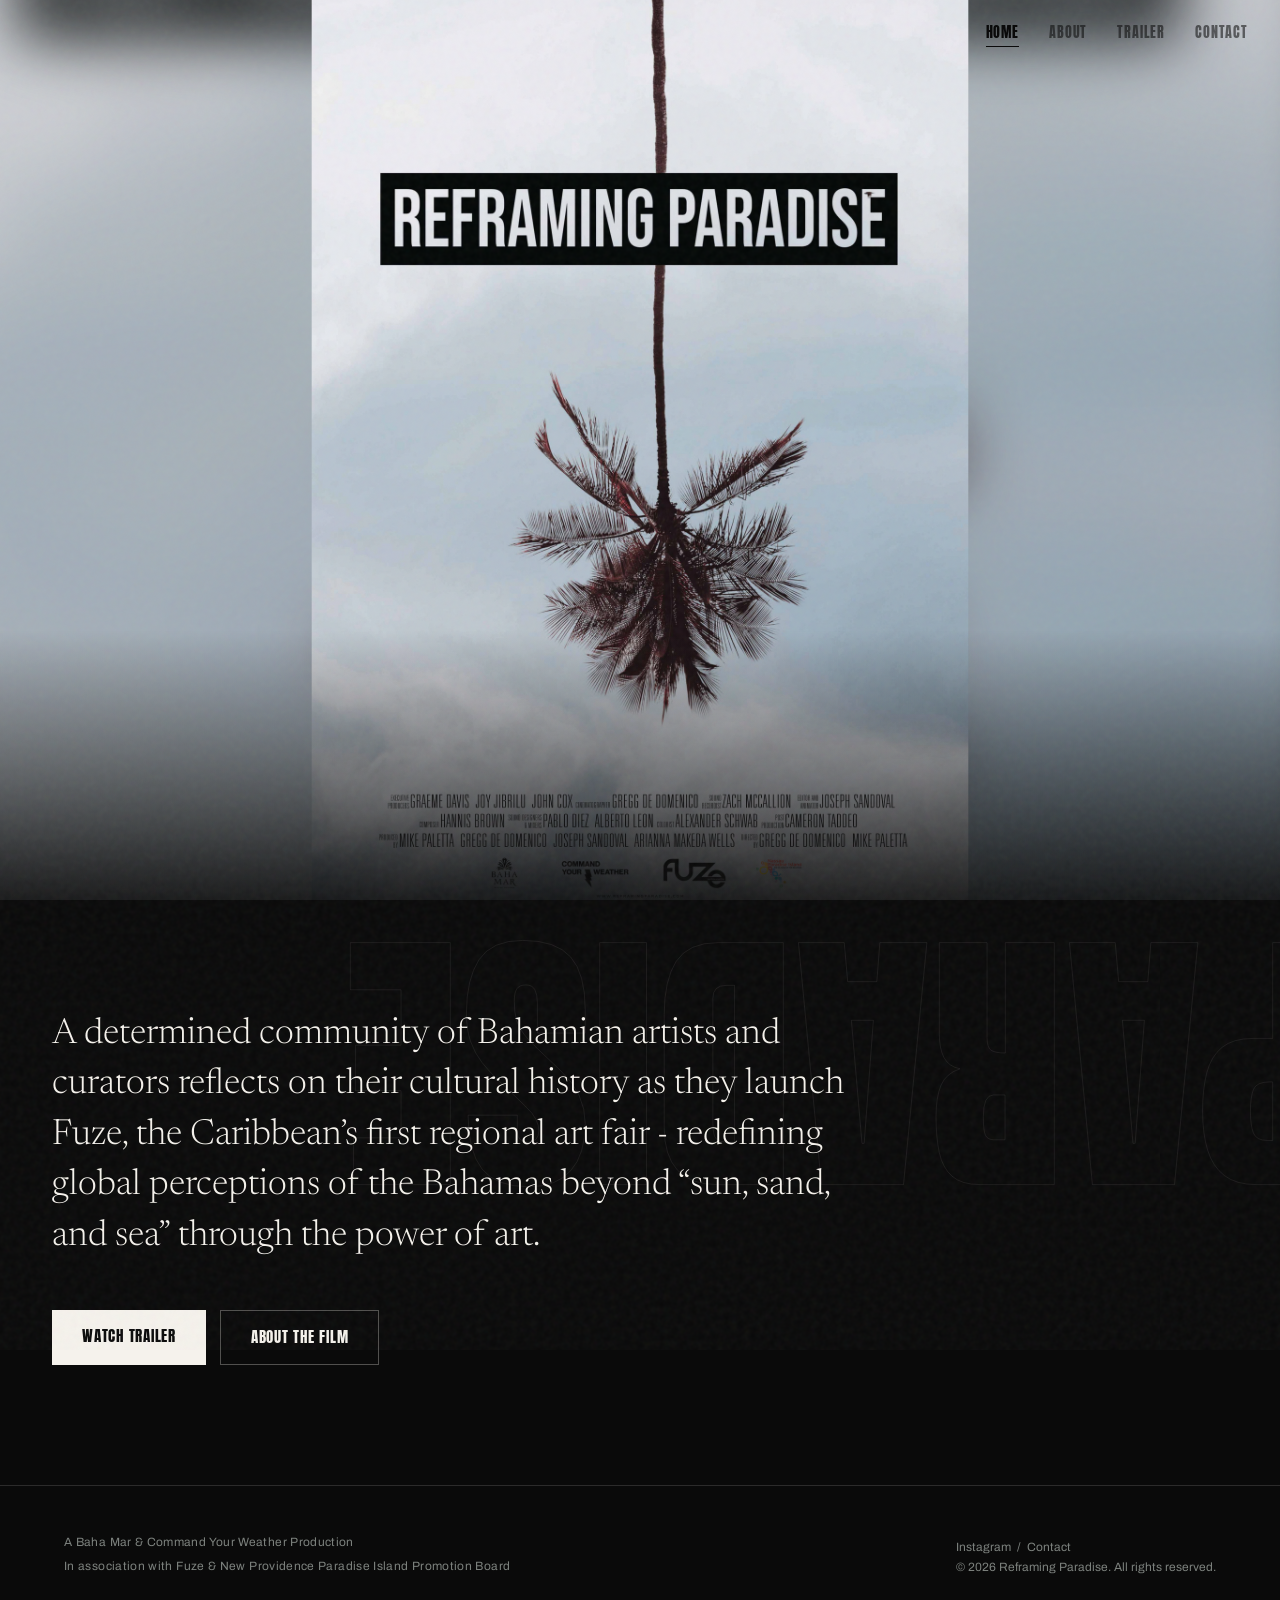
<file: index.html>
<!DOCTYPE html>
<html lang="en">
<head>
<meta charset="UTF-8">
<meta name="viewport" content="width=device-width, initial-scale=1.0">
<title>Reframing Paradise — A Documentary Film</title>
<meta name="description" content="Reframing Paradise follows a community of Bahamian artists and curators as they launch Fuze, the Caribbean's first regional art fair.">
<link rel="stylesheet" href="style.css">
<style>
  .hero{
    position:relative;
    height:100svh;
    min-height:620px;
    overflow:hidden;
  }
  .hero-bg{
    position:absolute; inset:-40px;
    width:calc(100% + 80px); height:calc(100% + 80px);
    object-fit:cover;
    filter:blur(28px) brightness(0.9);
    transform:scale(1.15);
  }
  .hero-poster{
    position:absolute; inset:0;
    width:100%; height:100%;
    object-fit:contain;
    transform:scale(1.08);
    animation:heroDrift 26s ease-in-out infinite alternate;
  }
  @keyframes heroDrift{
    from{ transform:scale(1.08); }
    to{ transform:scale(1.12); }
  }
  @media (prefers-reduced-motion:reduce){ .hero-poster{ animation:none; } }
  .hero::after{
    content:"";
    position:absolute; inset:0;
    background:linear-gradient(to top, rgba(10,10,10,0.9) 0%, rgba(10,10,10,0) 30%);
  }
  .below{
    position:relative;
    padding:110px 0 60px;
    overflow:hidden;
  }
  .below .ghost{ top:20px; right:-4%; }
  .syn{
    font-family:'Newsreader',Georgia,serif;
    font-weight:300;
    font-size:clamp(23px,3vw,36px);
    line-height:1.4;
    max-width:840px;
    margin:0;
  }
  .syn i{ font-style:italic; }
  .cta-row{ display:flex; gap:14px; margin-top:48px; flex-wrap:wrap; }
  /* homepage nav: solid black over the light sky */
  .site-nav{ mix-blend-mode:normal; }
  .site-nav ul a, .nav-toggle{ color:#0a0a0a; }
  .site-nav ul a.active{ border-bottom-color:#0a0a0a; }
  /* mobile menu overlay is black — flip back to white there */
  .site-nav ul.open a{ color:#fff; }
  .site-nav ul.open a.active{ border-bottom-color:#fff; }
  .site-nav.menu-open .nav-toggle{ color:#fff; }
</style>
<link rel="icon" type="image/x-icon" href="assets/favicon-rf.png">
</head>
<body>
<div class="grain"></div>

<nav class="site-nav">
  <button class="nav-toggle">Menu</button>
  <ul>
    <li><a href="index.html" class="active">Home</a></li>
    <li><a href="about.html">About</a></li>
    <li><a href="trailer.html">Trailer</a></li>
    <li><a href="contact.html">Contact</a></li>
  </ul>
</nav>

<div class="hero">
  <img class="hero-bg" src="assets/poster.jpg" alt="" aria-hidden="true">
  <img class="hero-poster" src="assets/poster.jpg" alt="Reframing Paradise — an inverted palm tree hangs against an overcast sky">
</div>

<div class="below">
  <div class="ghost">Paradise</div>
  <div class="wrap">
    <p class="syn">A determined community of Bahamian artists and curators reflects on their cultural history as they launch Fuze, the Caribbean’s first regional art fair - redefining global perceptions of the Bahamas beyond “sun, sand, and sea” through the power of art.</p>

    <div class="cta-row">
      <a href="trailer.html" class="btn">Watch Trailer</a>
      <a href="about.html" class="btn ghost-btn">About the Film</a>
    </div>
  </div>
</div>

<footer>
  <div class="wrap">
    <div class="credit-list">
      A Baha Mar &amp; Command Your Weather Production<br>
      In association with Fuze &amp; New Providence Paradise Island Promotion Board
    </div>
    <div class="copy">
      <a href="https://www.instagram.com/reframingparadise" target="_blank" rel="noopener">Instagram</a> &nbsp;/&nbsp;
      <a href="contact.html">Contact</a><br>
      © 2026 Reframing Paradise. All rights reserved.
    </div>
  </div>
</footer>

<script src="site.js"></script>
</body>
</html>
</file>
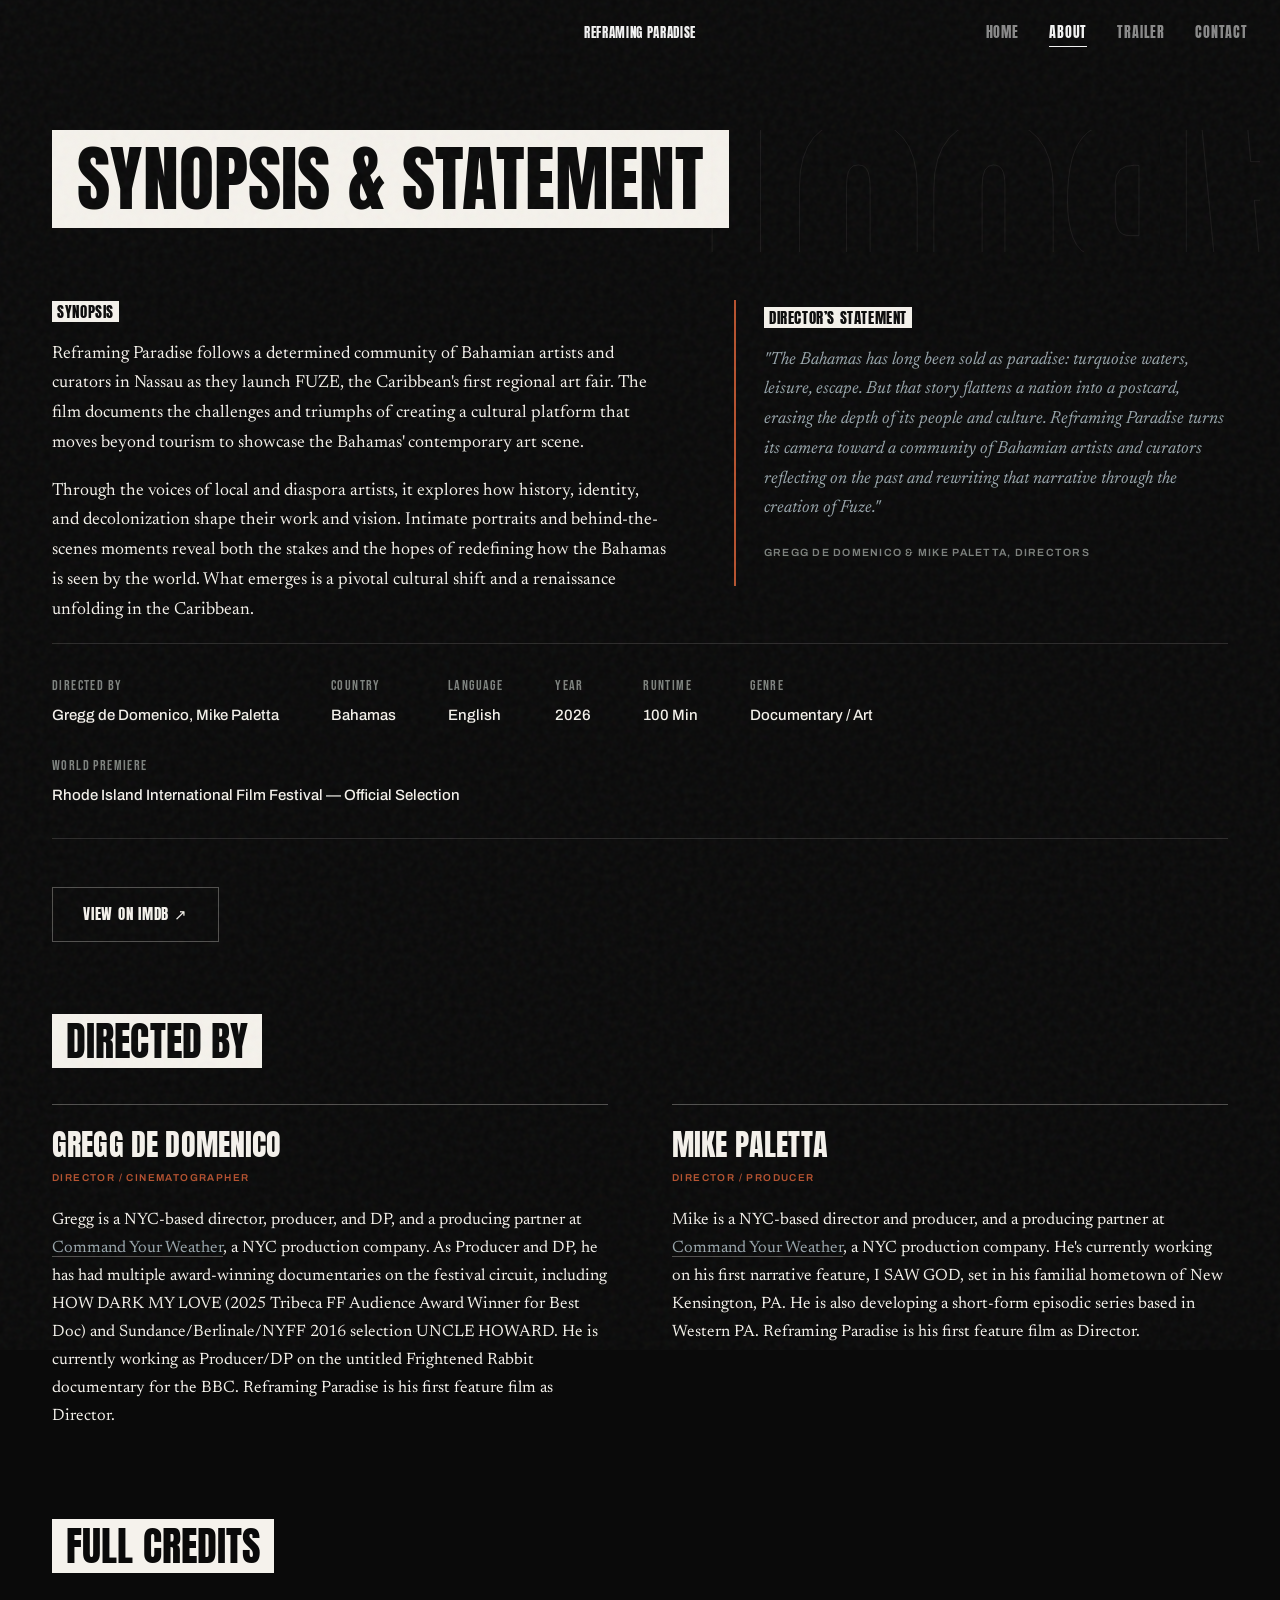
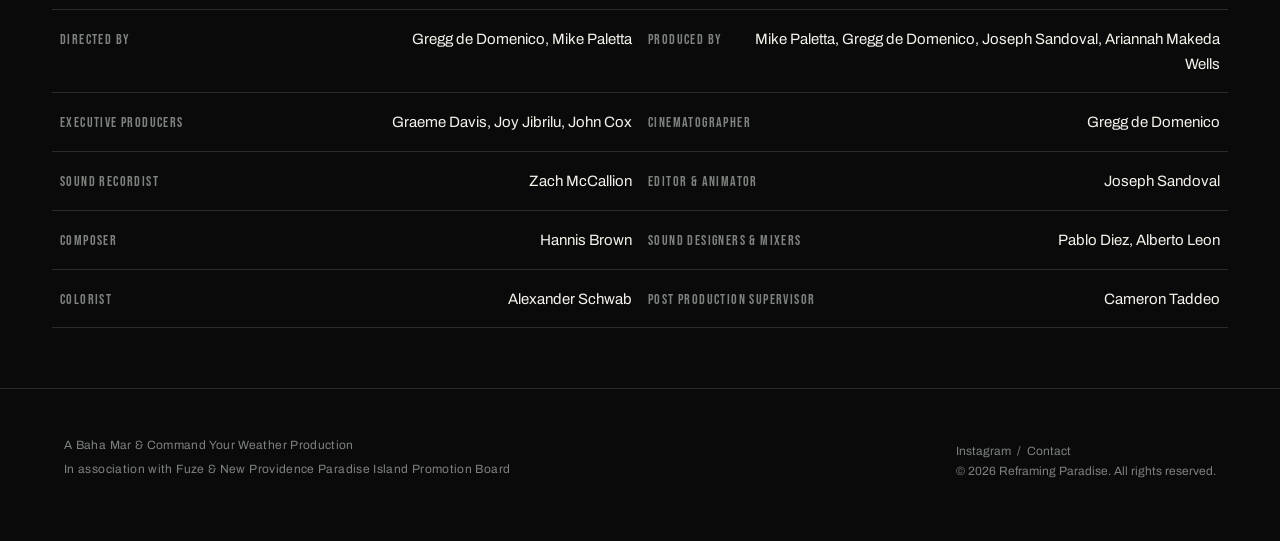
<file: about.html>
<!DOCTYPE html>
<html lang="en">
<head>
<meta charset="UTF-8">
<meta name="viewport" content="width=device-width, initial-scale=1.0">
<title>About — Reframing Paradise</title>
<link rel="stylesheet" href="style.css">
<style>
  .about-hero{ position:relative; overflow:hidden; padding-bottom:24px; }
  .about-hero .ghost{ top:-30px; right:-6%; }
  .about-hero h1 .stamp{ font-size:clamp(34px,6vw,72px); }
  .two-col{
    display:grid; grid-template-columns:1.25fr 1fr;
    gap:64px; align-items:start;
  }
  .two-col p{
    margin:0 0 18px;
    font-family:'Newsreader',Georgia,serif;
    font-size:17.5px;
    line-height:1.7;
  }
  .statement{
    border-left:2px solid var(--frond);
    padding:6px 0 6px 28px;
  }
  .statement p{ color:var(--sky); font-style:italic; }
  .statement .who{
    margin-top:20px;
    font-style:normal;
    font-family:'Archivo',sans-serif;
    font-weight:600;
    font-size:10.5px; letter-spacing:0.12em; text-transform:uppercase;
    color:var(--dim);
  }
  .meta-line{
    display:flex; flex-wrap:wrap;
    gap:26px 52px;
    border-top:1px solid var(--line);
    border-bottom:1px solid var(--line);
    padding:30px 0;
  }
  .meta-item{ display:flex; flex-direction:column; gap:6px; }
  .ml{
    font-family:'Bebas Neue',sans-serif;
    font-size:14px; letter-spacing:0.1em;
    color:var(--dim);
  }
  .mv{
    font-family:'Archivo',sans-serif;
    font-weight:500;
    font-size:15px;
    color:var(--white);
  }
  .imdb-row{ padding:48px 0; }
  .filmmakers{ display:grid; grid-template-columns:1fr 1fr; gap:0 64px; }
  .filmmaker-card{
    border-top:1px solid var(--line-strong);
    padding:26px 0 8px;
  }
  .filmmaker-card h3{ font-size:30px; }
  .filmmaker-card .role{
    color:var(--frond);
    font-family:'Archivo',sans-serif;
    font-weight:600;
    font-size:10px; letter-spacing:0.14em; text-transform:uppercase;
    margin:10px 0 20px;
  }
  .filmmaker-card p{
    margin:0;
    font-family:'Newsreader',Georgia,serif;
    font-weight:400;
    font-size:16.5px; line-height:1.7;
    color:var(--white);
  }
  .filmmaker-card p a{ color:var(--sky); text-decoration:none; border-bottom:1px solid var(--line-strong); }
  .filmmaker-card p a:hover{ color:var(--frond); border-color:var(--frond); }
  .crew-grid{
    display:grid; grid-template-columns:repeat(2,1fr);
    gap:0;
    border-top:1px solid var(--line);
  }
  .crew-row{
    display:flex; justify-content:space-between; align-items:baseline; gap:20px;
    padding:16px 8px;
    border-bottom:1px solid var(--line);
  }
  .crew-role{
    font-family:'Bebas Neue',sans-serif;
    font-size:14px; letter-spacing:0.1em;
    color:var(--dim); flex-shrink:0;
    padding-top:2px;
  }
  .crew-names{
    font-family:'Archivo',sans-serif;
    font-weight:400;
    font-size:15px;
    color:var(--white);
    text-align:right;
  }
  .section-title .stamp{ font-size:clamp(24px,3.4vw,40px); }
  @media (max-width:820px){
    .two-col,.filmmakers,.crew-grid{ grid-template-columns:1fr; }
  }
  .label-stamp{ font-size:15px; letter-spacing:0.04em; margin-bottom:18px; }
  .two-col .label-stamp{ display:inline-block; }
</style>
<link rel="icon" type="image/x-icon" href="assets/favicon-rf.png">
</head>
<body>
<div class="grain"></div>

<nav class="site-nav">
  <a href="index.html" class="mark">REFRAMING PARADISE</a>
  <button class="nav-toggle">Menu</button>
  <ul>
    <li><a href="index.html">Home</a></li>
    <li><a href="about.html" class="active">About</a></li>
    <li><a href="trailer.html">Trailer</a></li>
    <li><a href="contact.html">Contact</a></li>
  </ul>
</nav>

<div class="page-body">

  <div class="about-hero wrap">
    <div class="ghost">About</div>
    <h1><span class="stamp">Synopsis &amp; Statement</span></h1>
  </div>

  <section class="wrap two-col" style="padding-top:48px;">
    <div>
      <h3 class="stamp label-stamp">Synopsis</h3>
      <p>Reframing Paradise follows a determined community of Bahamian artists and curators in Nassau as they launch FUZE, the Caribbean's first regional art fair. The film documents the challenges and triumphs of creating a cultural platform that moves beyond tourism to showcase the Bahamas' contemporary art scene.</p>
      <p>Through the voices of local and diaspora artists, it explores how history, identity, and decolonization shape their work and vision. Intimate portraits and behind-the-scenes moments reveal both the stakes and the hopes of redefining how the Bahamas is seen by the world. What emerges is a pivotal cultural shift and a renaissance unfolding in the Caribbean.</p>
    </div>
    <div class="statement">
      <h3 class="stamp label-stamp">Director’s Statement</h3>
      <p>"The Bahamas has long been sold as paradise: turquoise waters, leisure, escape. But that story flattens a nation into a postcard, erasing the depth of its people and culture. Reframing Paradise turns its camera toward a community of Bahamian artists and curators reflecting on the past and rewriting that narrative through the creation of Fuze."</p>
      <p class="who">Gregg de Domenico &amp; Mike Paletta, Directors</p>
    </div>
  </section>

  <div class="wrap">
    <div class="meta-line">
      <div class="meta-item"><span class="ml">Directed By</span><span class="mv">Gregg de Domenico, Mike Paletta</span></div>
      <div class="meta-item"><span class="ml">Country</span><span class="mv">Bahamas</span></div>
      <div class="meta-item"><span class="ml">Language</span><span class="mv">English</span></div>
      <div class="meta-item"><span class="ml">Year</span><span class="mv">2026</span></div>
      <div class="meta-item"><span class="ml">Runtime</span><span class="mv">100 Min</span></div>
      <div class="meta-item"><span class="ml">Genre</span><span class="mv">Documentary / Art</span></div>
      <div class="meta-item"><span class="ml">World Premiere</span><span class="mv">Rhode Island International Film Festival &mdash; Official Selection</span></div>
    </div>
    <div class="imdb-row">
      <a href="#" class="btn ghost-btn">View on IMDb ↗</a>
    </div>
  </div>

  <section class="wrap" style="padding-top:24px;">
    <h2 class="section-title" style="margin-bottom:36px;"><span class="stamp">Directed By</span></h2>
    <div class="filmmakers">
      <div class="filmmaker-card">
        <h3>Gregg de Domenico</h3>
        <div class="role">Director / Cinematographer</div>
        <p>Gregg is a NYC-based director, producer, and DP, and a producing partner at <a href="https://www.commandyourweather.com/" target="_blank" rel="noopener">Command Your Weather</a>, a NYC production company. As Producer and DP, he has had multiple award-winning documentaries on the festival circuit, including HOW DARK MY LOVE (2025 Tribeca FF Audience Award Winner for Best Doc) and Sundance/Berlinale/NYFF 2016 selection UNCLE HOWARD. He is currently working as Producer/DP on the untitled Frightened Rabbit documentary for the BBC. Reframing Paradise is his first feature film as Director.</p>
      </div>
      <div class="filmmaker-card">
        <h3>Mike Paletta</h3>
        <div class="role">Director / Producer</div>
        <p>Mike is a NYC-based director and producer, and a producing partner at <a href="https://www.commandyourweather.com/" target="_blank" rel="noopener">Command Your Weather</a>, a NYC production company. He's currently working on his first narrative feature, I SAW GOD, set in his familial hometown of New Kensington, PA. He is also developing a short-form episodic series based in Western PA. Reframing Paradise is his first feature film as Director.</p>
      </div>
    </div>
  </section>

  <section class="wrap" style="padding-top:80px;">
    <h2 class="section-title" style="margin-bottom:36px;"><span class="stamp">Full Credits</span></h2>
    <div class="crew-grid">
      <div class="crew-row"><span class="crew-role">Directed By</span><span class="crew-names">Gregg de Domenico, Mike Paletta</span></div>
      <div class="crew-row"><span class="crew-role">Produced By</span><span class="crew-names">Mike Paletta, Gregg de Domenico, Joseph Sandoval, Ariannah Makeda Wells</span></div>
      <div class="crew-row"><span class="crew-role">Executive Producers</span><span class="crew-names">Graeme Davis, Joy Jibrilu, John Cox</span></div>
      <div class="crew-row"><span class="crew-role">Cinematographer</span><span class="crew-names">Gregg de Domenico</span></div>
      <div class="crew-row"><span class="crew-role">Sound Recordist</span><span class="crew-names">Zach McCallion</span></div>
      <div class="crew-row"><span class="crew-role">Editor &amp; Animator</span><span class="crew-names">Joseph Sandoval</span></div>
      <div class="crew-row"><span class="crew-role">Composer</span><span class="crew-names">Hannis Brown</span></div>
      <div class="crew-row"><span class="crew-role">Sound Designers &amp; Mixers</span><span class="crew-names">Pablo Diez, Alberto Leon</span></div>
      <div class="crew-row"><span class="crew-role">Colorist</span><span class="crew-names">Alexander Schwab</span></div>
      <div class="crew-row"><span class="crew-role">Post Production Supervisor</span><span class="crew-names">Cameron Taddeo</span></div>
    </div>
  </section>

</div>

<footer>
  <div class="wrap">
    <div class="credit-list">
      A Baha Mar &amp; Command Your Weather Production<br>
      In association with Fuze &amp;  New Providence Paradise Island Promotion Board
    </div>
    <div class="copy">
      <a href="https://www.instagram.com/reframingparadise" target="_blank" rel="noopener">Instagram</a> &nbsp;/&nbsp;
      <a href="contact.html">Contact</a><br>
      © 2026 Reframing Paradise. All rights reserved.
    </div>
  </div>
</footer>

<script src="site.js"></script>
</body>
</html>
</file>
<file: style.css>
@import url('https://fonts.googleapis.com/css2?family=Anton&family=Bebas+Neue&family=Archivo:wght@400;500;600&family=Newsreader:ital,opsz,wght@0,6..72,300;0,6..72,400;1,6..72,300&display=swap');

:root{
  --black: #0a0a0a;
  --white: #f5f2ec;
  --sky: #9aa7ad;
  --frond: #b6522f;
  --dim: #7d827e;
  --line: rgba(245,242,236,0.14);
  --line-strong: rgba(245,242,236,0.3);
  --maxw: 1240px;
}

*{ box-sizing:border-box; }
html{ scroll-behavior:smooth; }
body{
  margin:0;
  background:var(--black);
  color:var(--white);
  font-family:'Archivo', Helvetica, Arial, sans-serif;
  font-size:16px;
  line-height:1.65;
  -webkit-font-smoothing:antialiased;
  overflow-x:hidden;
}
a{ color:inherit; }
img{ max-width:100%; display:block; }

/* ============ DISPLAY TYPE — matched to the title logo ============ */
h1,h2,h3,.display{
  font-family:'Anton','Arial Narrow',sans-serif;
  font-weight:400;
  text-transform:uppercase;
  letter-spacing:0.005em;
  line-height:0.95;
  margin:0;
}

/* The logo treatment: condensed caps in a solid bar. Two polarities. */
.stamp{
  display:inline-block;
  font-family:'Anton',sans-serif;
  text-transform:uppercase;
  line-height:1;
  padding:0.18em 0.35em;
  background:var(--white);
  color:var(--black);
}
.stamp.dark{ background:var(--black); color:var(--white); }

.wrap{ max-width:var(--maxw); margin:0 auto; padding:0 32px; }

/* ============ FILM GRAIN ============ */
.grain{
  position:fixed; inset:-50%;
  width:200%; height:200%;
  pointer-events:none;
  z-index:99;
  opacity:0.05;
  background-image:url("data:image/svg+xml,%3Csvg viewBox='0 0 300 300' xmlns='http://www.w3.org/2000/svg'%3E%3Cfilter id='n'%3E%3CfeTurbulence type='fractalNoise' baseFrequency='0.9' numOctaves='2'/%3E%3C/filter%3E%3Crect width='100%25' height='100%25' filter='url(%23n)'/%3E%3C/svg%3E");
  animation:grain 8s steps(10) infinite;
}
@keyframes grain{
  0%,100%{ transform:translate(0,0); }
  20%{ transform:translate(-3%,2%); }
  40%{ transform:translate(2%,-3%); }
  60%{ transform:translate(-2%,-2%); }
  80%{ transform:translate(3%,3%); }
}
@media (prefers-reduced-motion:reduce){
  .grain{ animation:none; }
}

/* ============ NAV ============ */
.site-nav{
  position:fixed; top:0; left:0; right:0;
  z-index:100;
  display:flex; align-items:center; justify-content:flex-end;
  padding:20px 32px;
  mix-blend-mode:difference;
}
.site-nav .mark{
  font-family:'Anton',sans-serif;
  font-size:13px;
  letter-spacing:0.05em;
  text-decoration:none;
  color:#fff;
  position:absolute;
  left:50%;
  transform:translateX(-50%);
}
.site-nav ul{ list-style:none; display:flex; gap:30px; margin:0; padding:0; }
.site-nav ul a{
  font-family:'Anton',sans-serif;
  text-decoration:none;
  color:#fff;
  font-size:14px;
  letter-spacing:0.06em;
  text-transform:uppercase;
  opacity:0.55;
  transition:opacity .2s ease;
  padding-bottom:3px;
}
.site-nav ul a:hover{ opacity:1; }
.site-nav ul a.active{ opacity:1; border-bottom:1px solid #fff; }

.nav-toggle{ display:none; }

/* ============ FLIP — the "reframing" gesture ============ */
.flip{
  display:inline-block;
  transition:transform .5s cubic-bezier(.7,0,.3,1);
}
.flip:hover{ transform:rotate(180deg); }

/* Ghost type — giant flipped watermark */
.ghost{
  position:absolute;
  font-family:'Anton',sans-serif;
  font-size:clamp(120px,22vw,320px);
  line-height:1;
  text-transform:uppercase;
  color:transparent;
  -webkit-text-stroke:1px rgba(245,242,236,0.07);
  transform:rotate(180deg);
  pointer-events:none;
  user-select:none;
  white-space:nowrap;
}

/* ============ BUTTONS ============ */
.btn{
  display:inline-block;
  font-family:'Anton',sans-serif;
  font-size:15px;
  letter-spacing:0.05em;
  text-transform:uppercase;
  text-decoration:none;
  padding:14px 30px;
  background:var(--white);
  color:var(--black);
  transition:background .2s ease, color .2s ease;
}
.btn:hover{ background:var(--frond); color:var(--white); }
.btn.ghost-btn{
  background:transparent;
  color:var(--white);
  border:1px solid var(--line-strong);
}
.btn.ghost-btn:hover{ background:var(--white); color:var(--black); border-color:var(--white); }

/* ============ SECTIONS / FOOTER ============ */
section{ padding:88px 0; position:relative; }
.page-body{ padding-top:130px; }

footer{
  border-top:1px solid var(--line);
  margin-top:60px;
  padding:44px 32px 60px;
}
footer .wrap{
  display:flex; justify-content:space-between; align-items:flex-end;
  flex-wrap:wrap; gap:24px;
}
footer .credit-list{
  font-family:'Archivo',sans-serif;
  font-size:12px; letter-spacing:0.03em;
  color:var(--dim); line-height:2;
}
footer .copy{ font-size:12px; color:var(--dim); font-family:'Archivo',sans-serif; }
footer a{ text-decoration:none; }
footer a:hover{ color:var(--frond); }

/* ============ MOBILE ============ */
@media (max-width:760px){
  .wrap{ padding:0 20px; }
  .page-body{ padding-top:104px; }
  .site-nav{ padding:16px 20px; }
  .nav-toggle{
    display:block;
    background:none; border:0; color:#fff;
    font-family:'Anton',sans-serif;
    font-size:13px; letter-spacing:0.08em; text-transform:uppercase;
    cursor:pointer; padding:6px 0;
  }
  .site-nav ul{
    position:fixed; inset:0;
    background:var(--black);
    flex-direction:column;
    align-items:center; justify-content:center;
    gap:36px;
    display:none;
  }
  .site-nav ul.open{ display:flex; }
  .site-nav ul a{ font-size:22px; }
  .site-nav.menu-open{ mix-blend-mode:normal; }
}
</file>
